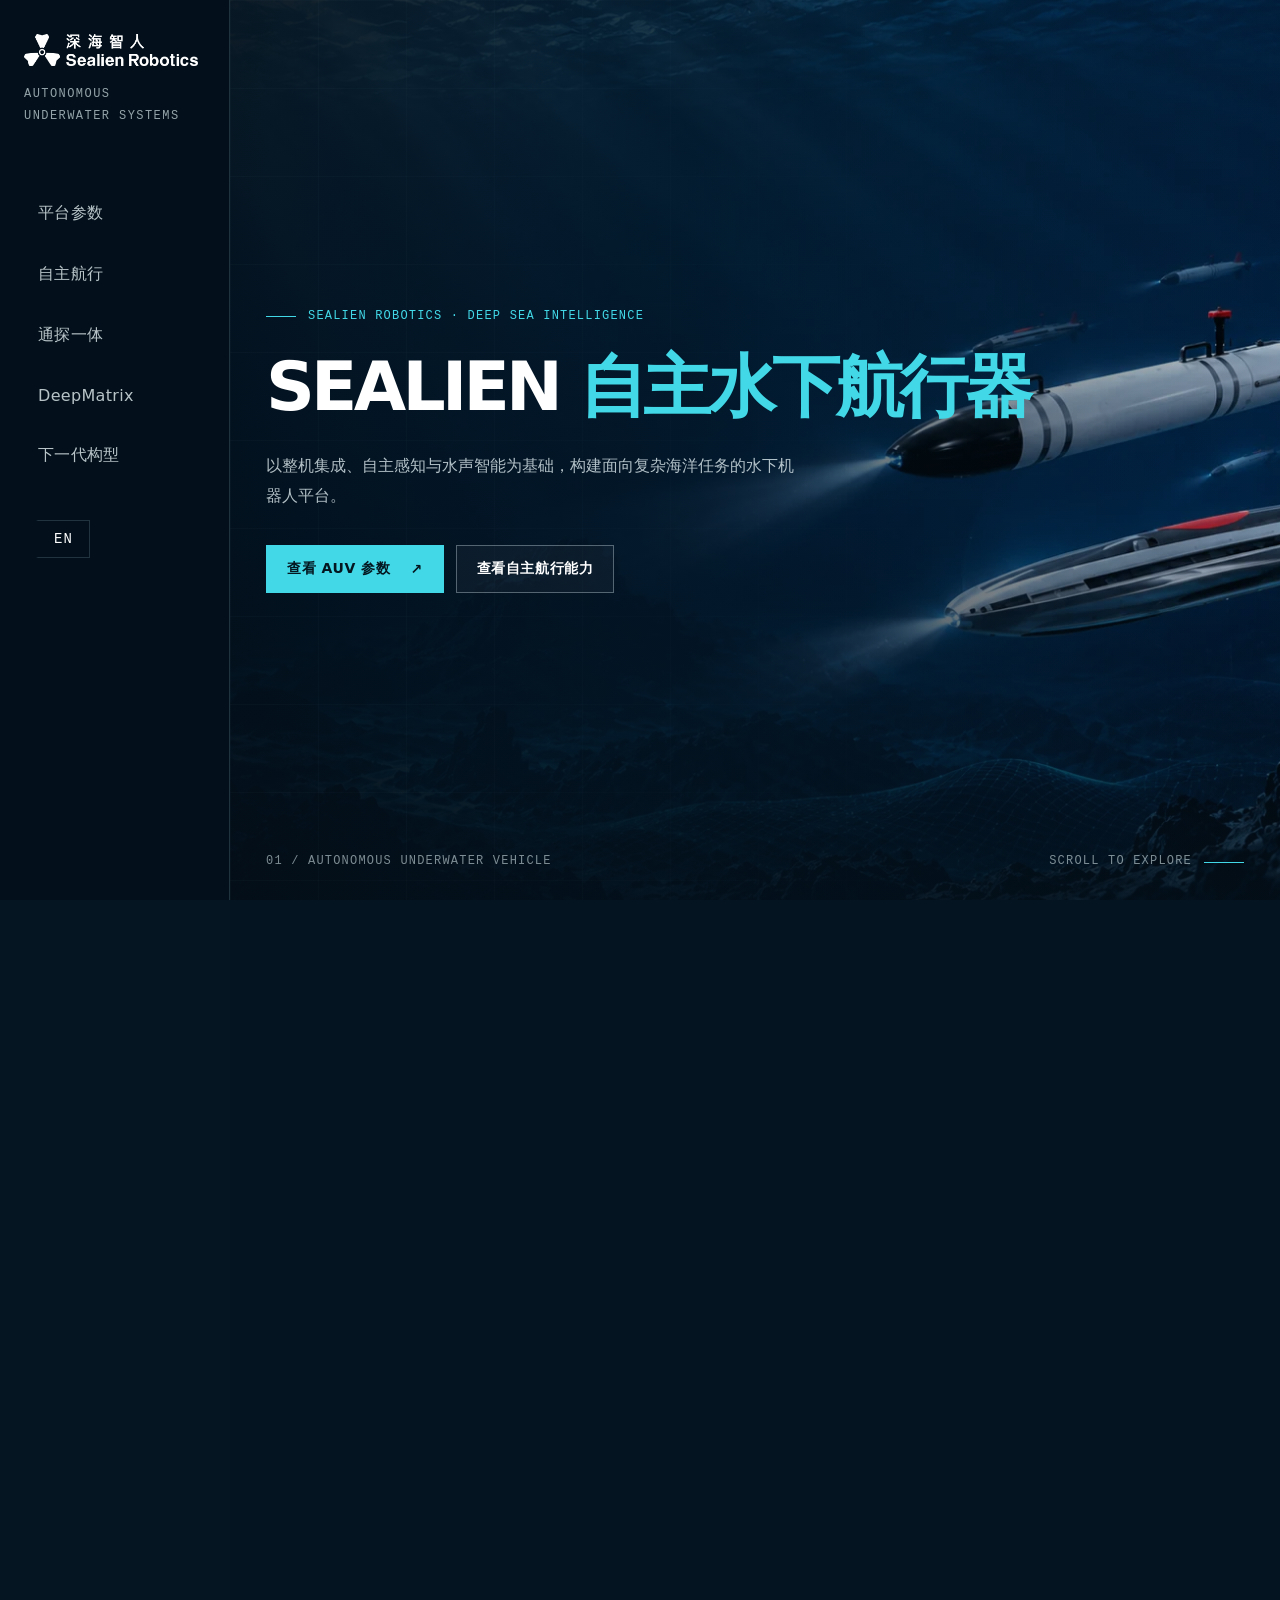
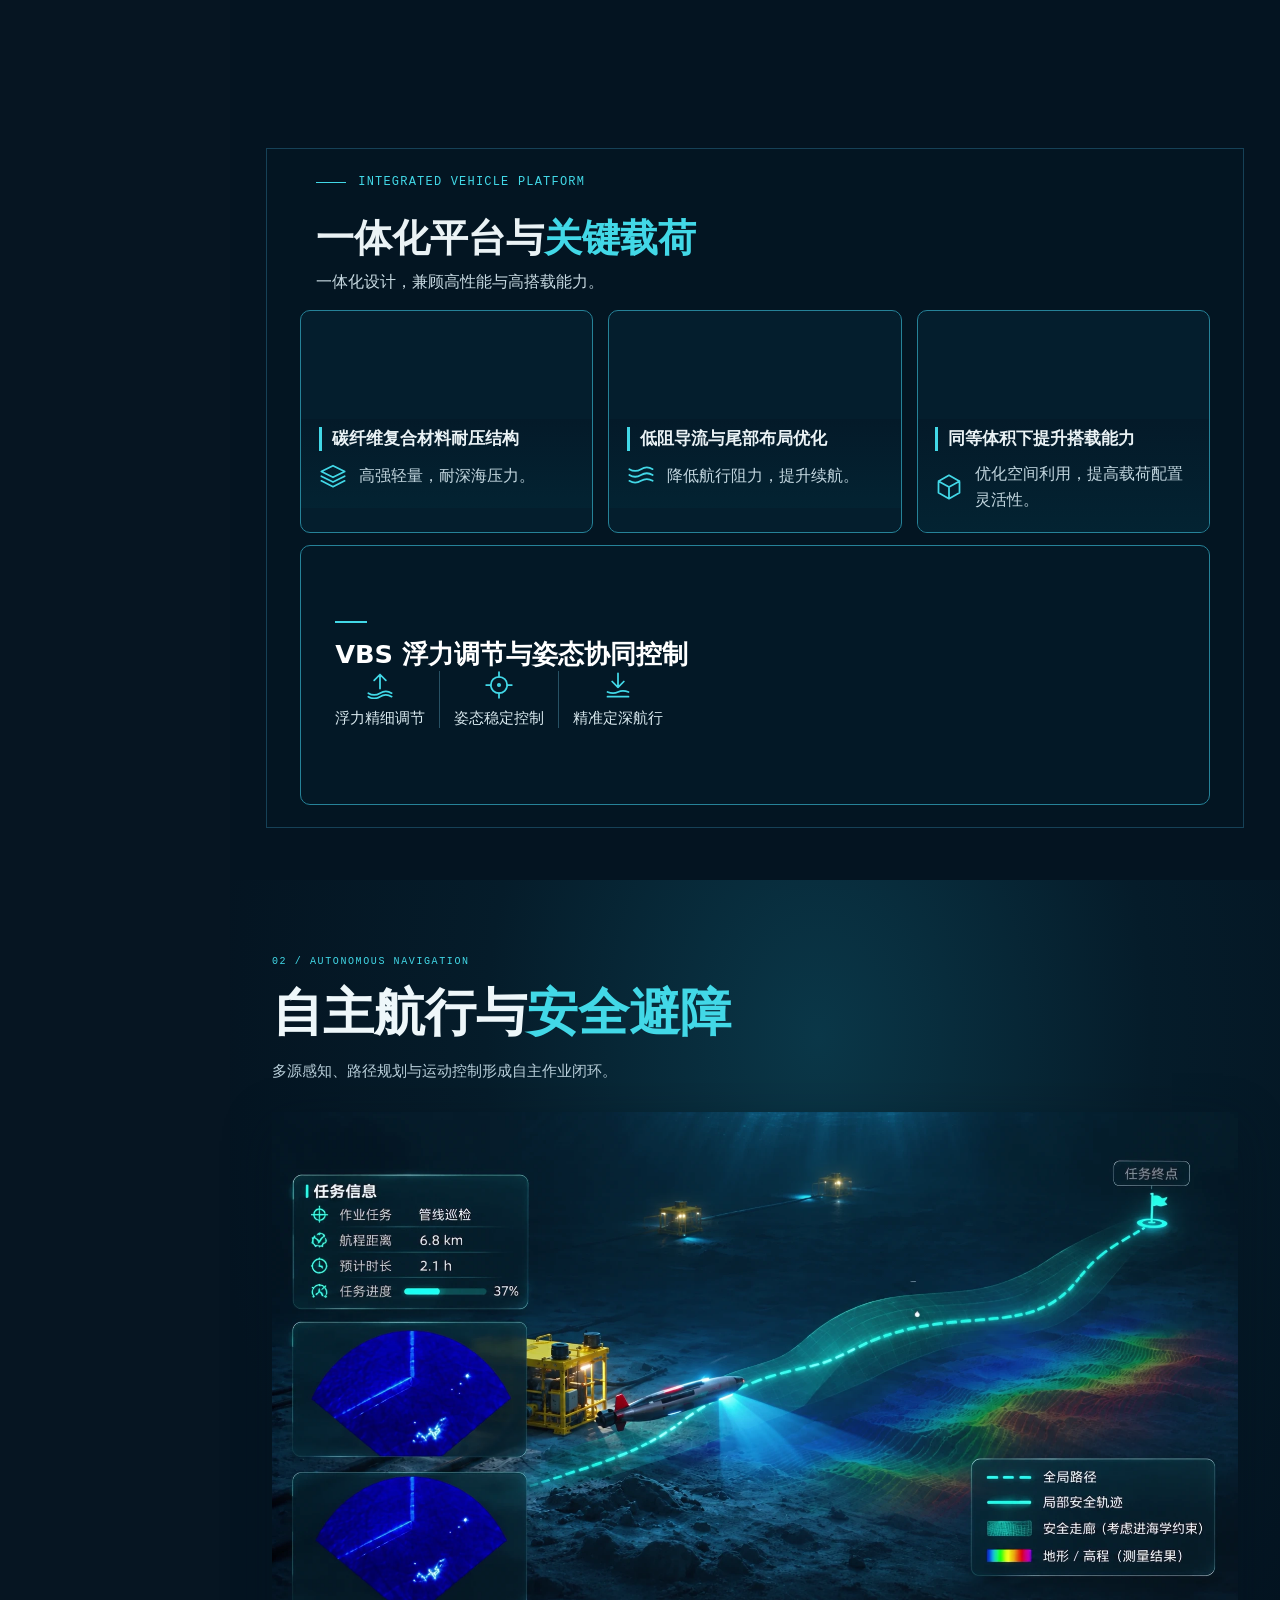
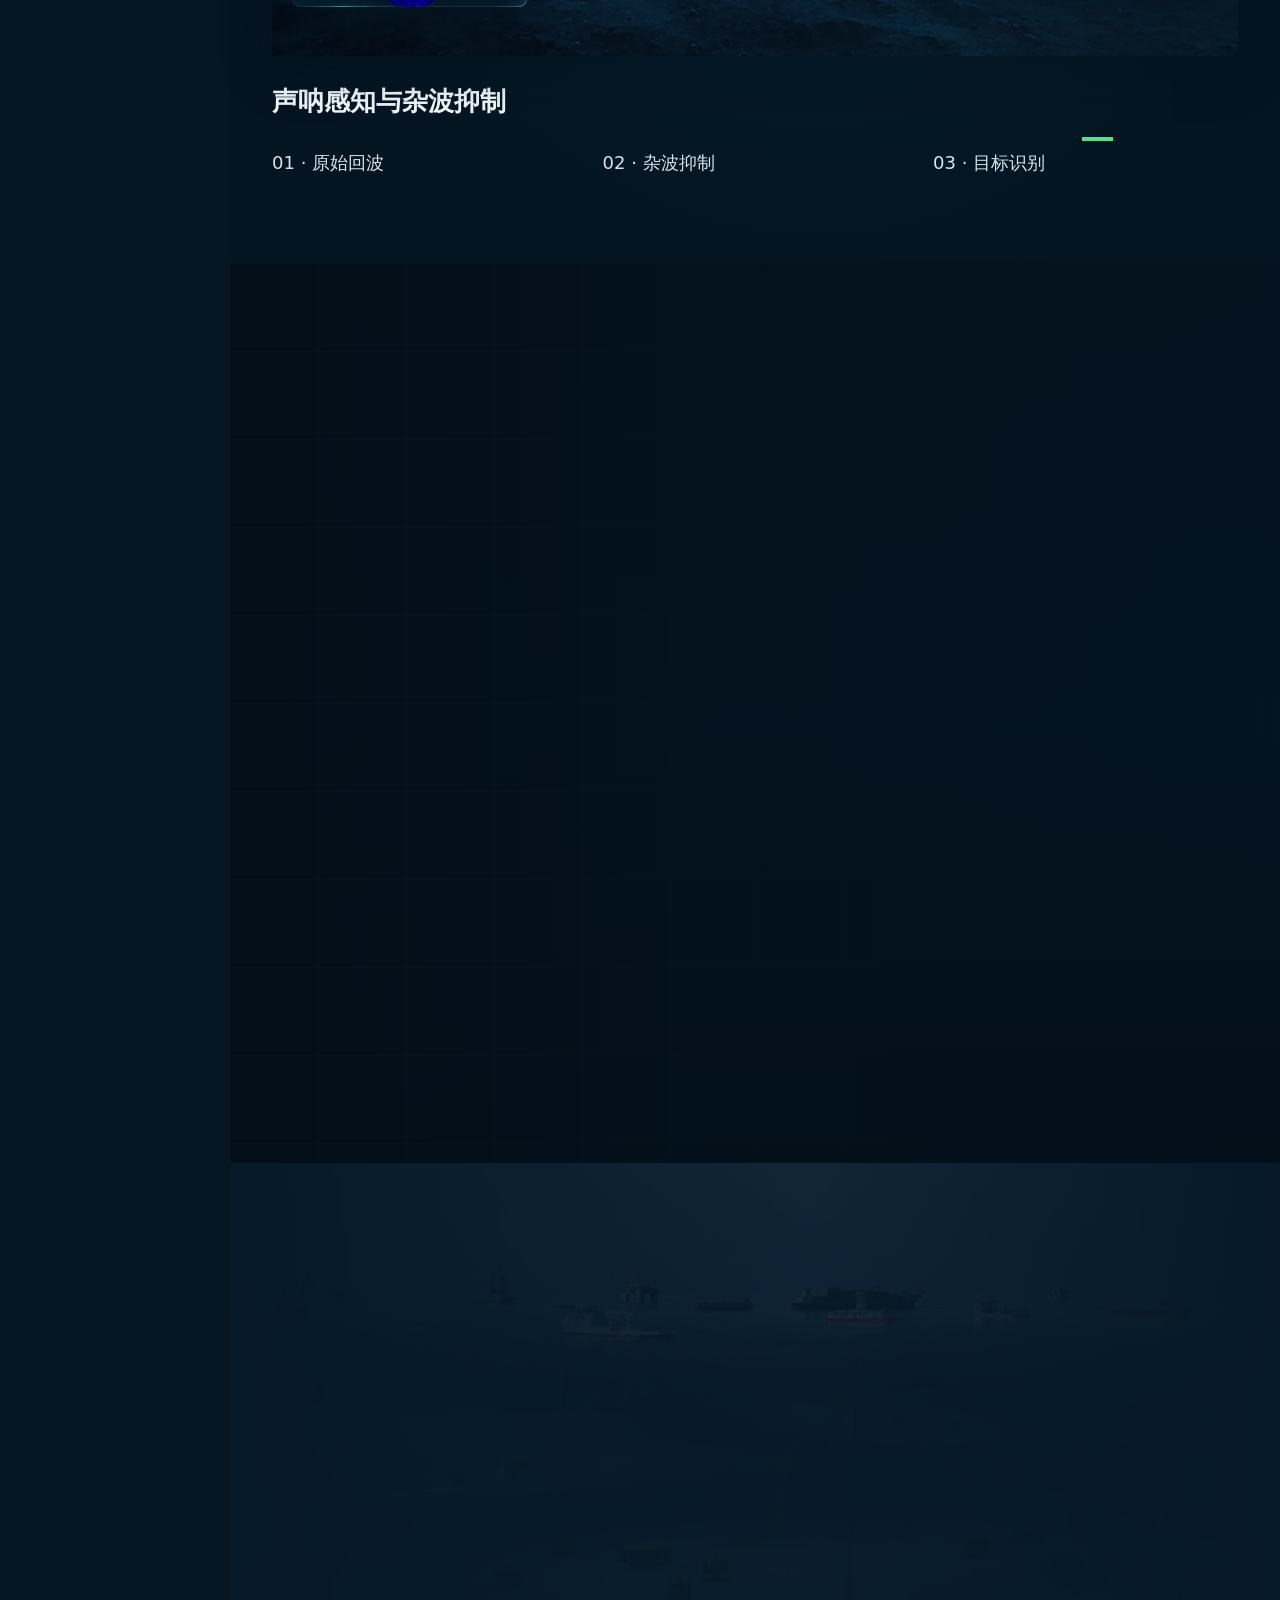
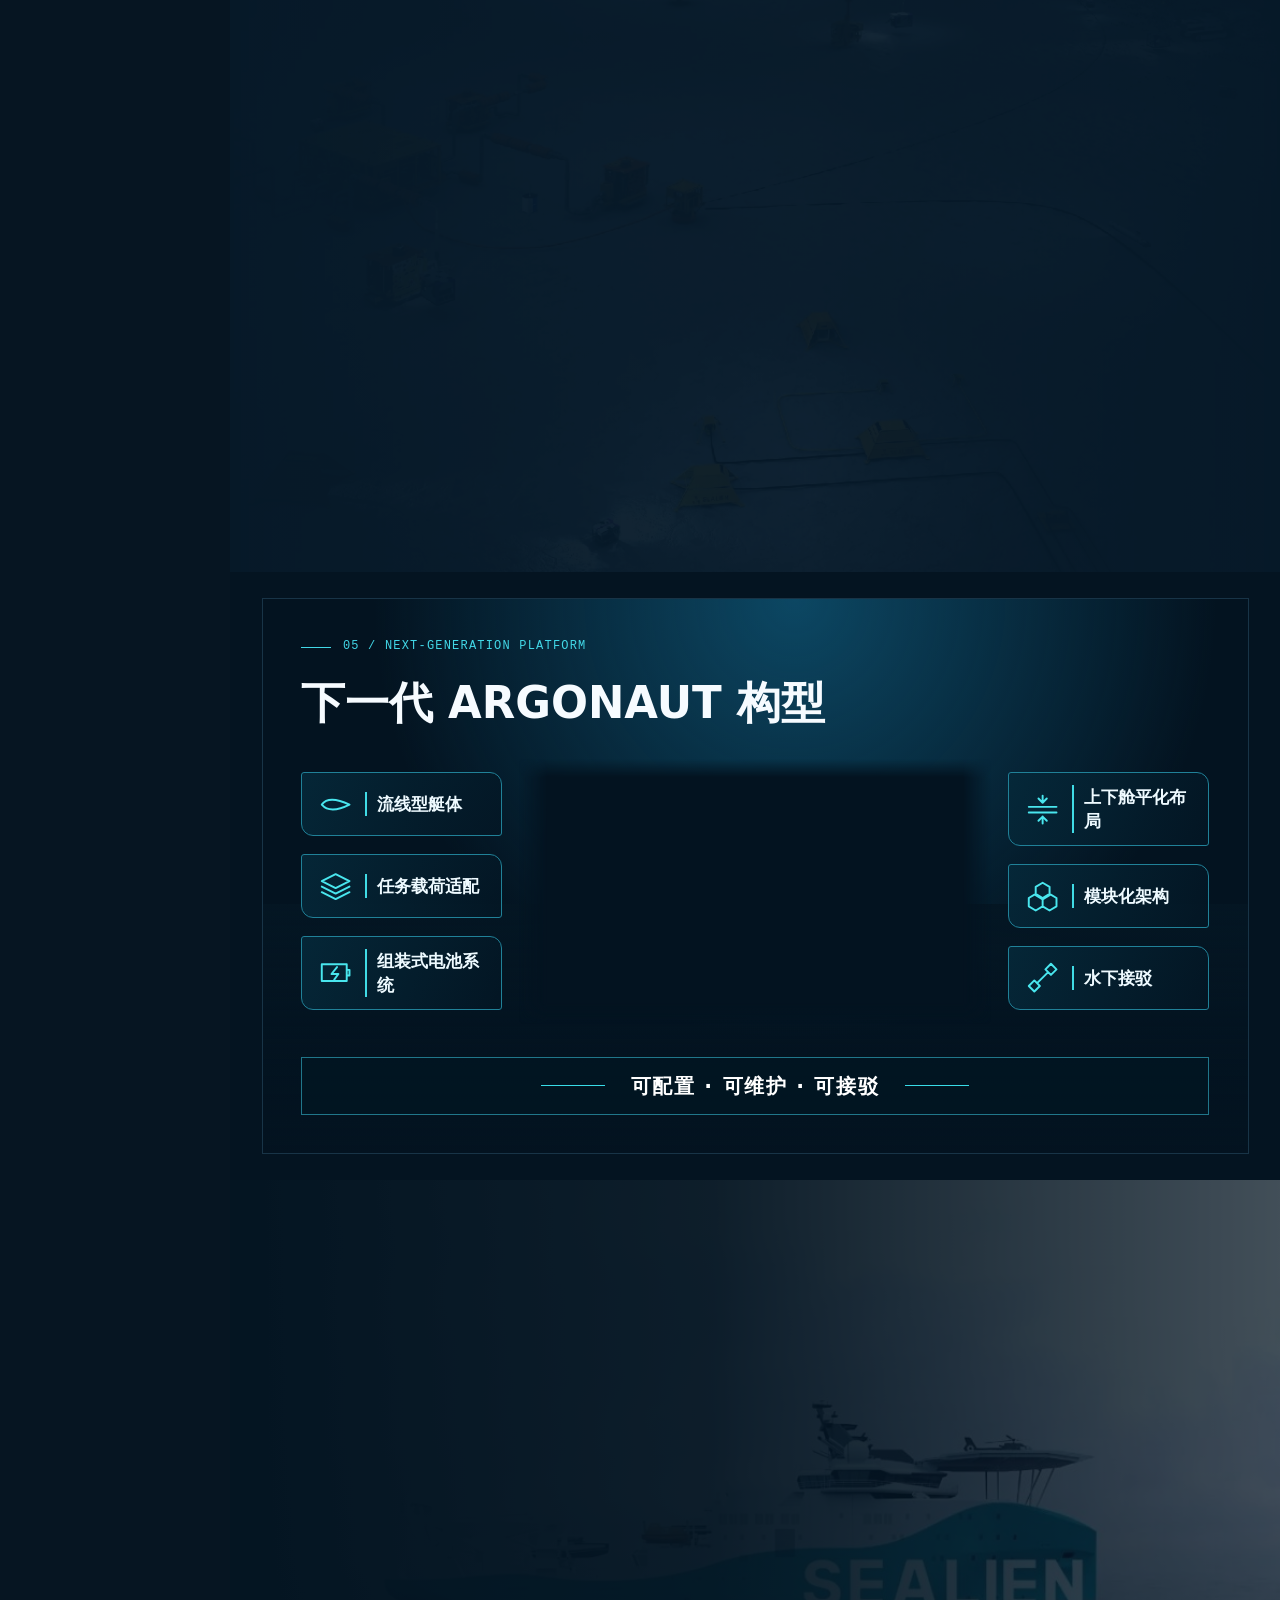
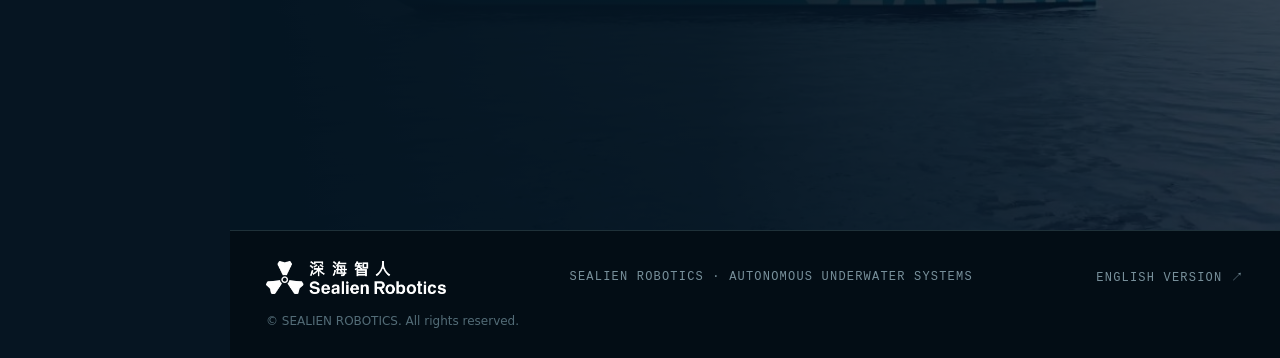
<file: index.html>
<!doctype html>
<html lang="zh-CN"><head><meta charset="utf-8"><meta name="viewport" content="width=device-width,initial-scale=1"><meta http-equiv="refresh" content="0;url=AUV_Introduce_CN.html"><title>SEALIEN AUV</title></head><body><a href="AUV_Introduce_CN.html">中文版</a> | <a href="AUV_Introduce_EN.html">English</a></body></html>
</file>
